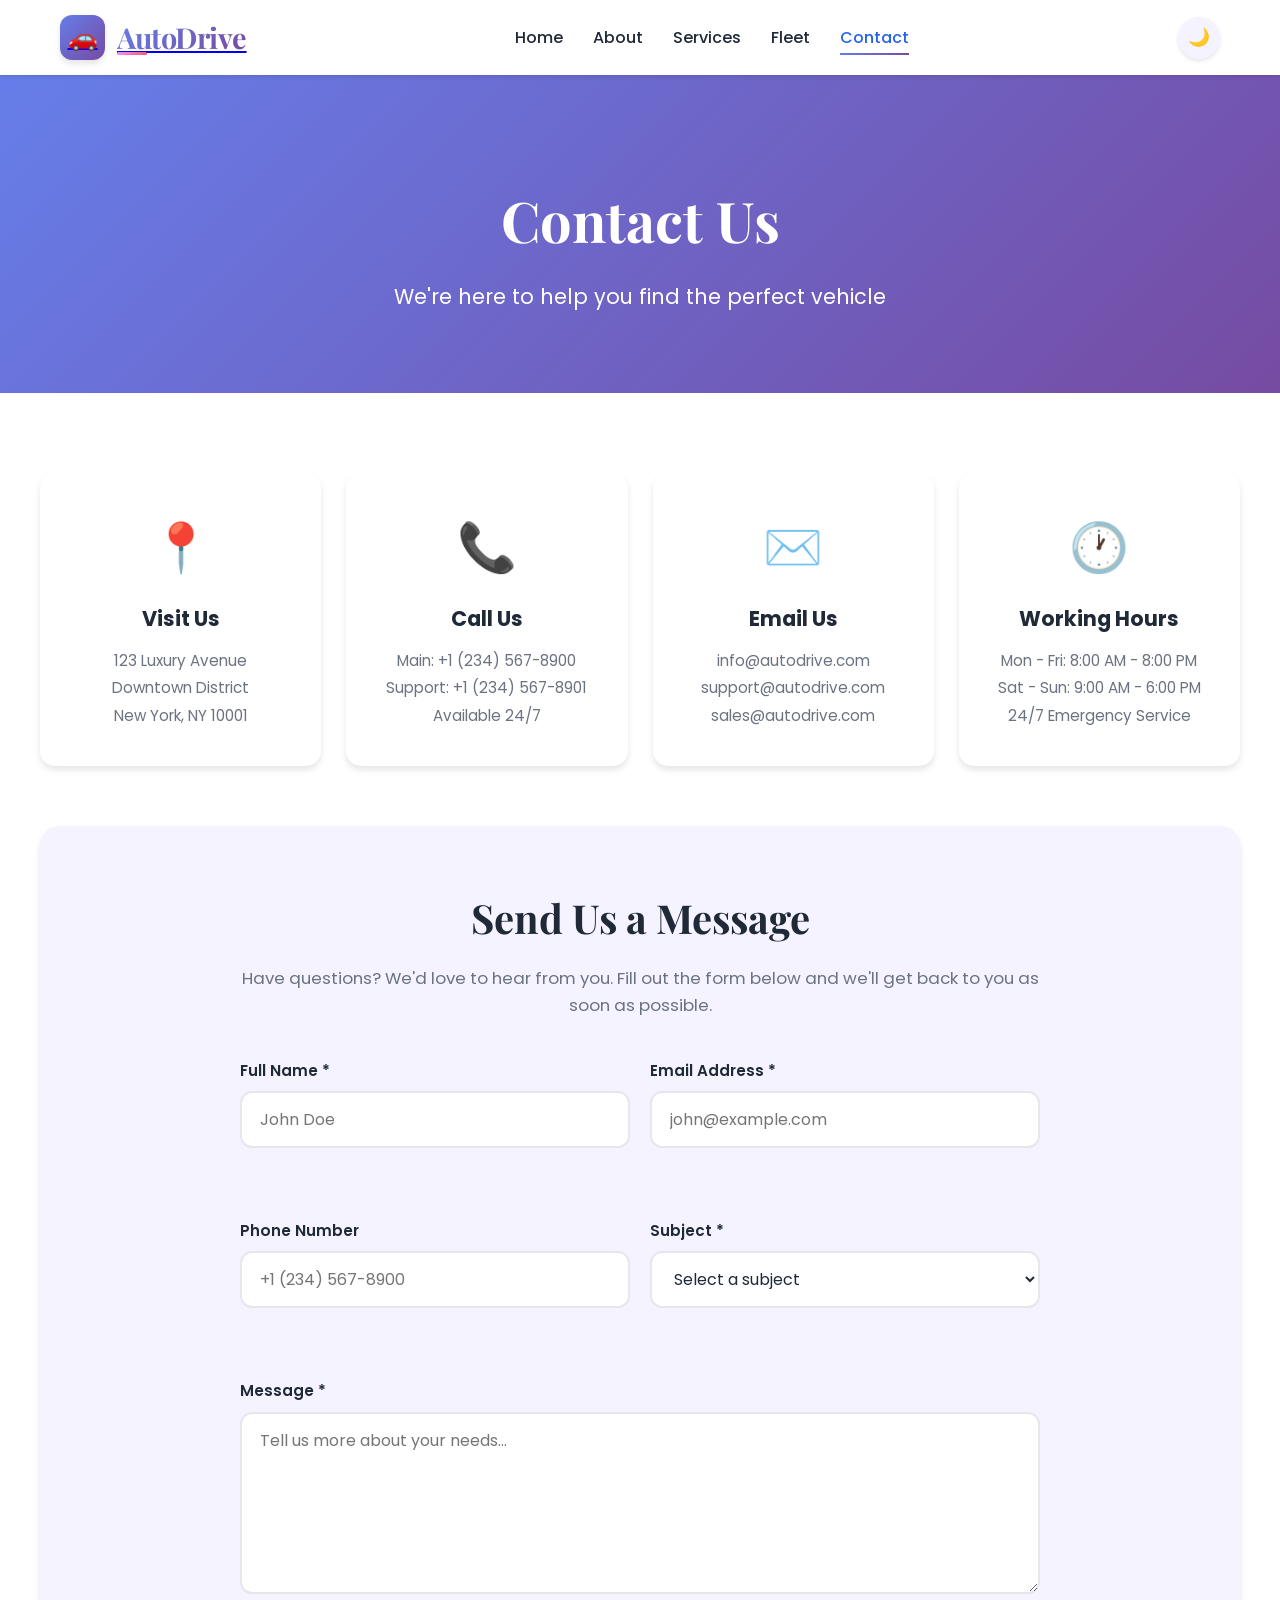
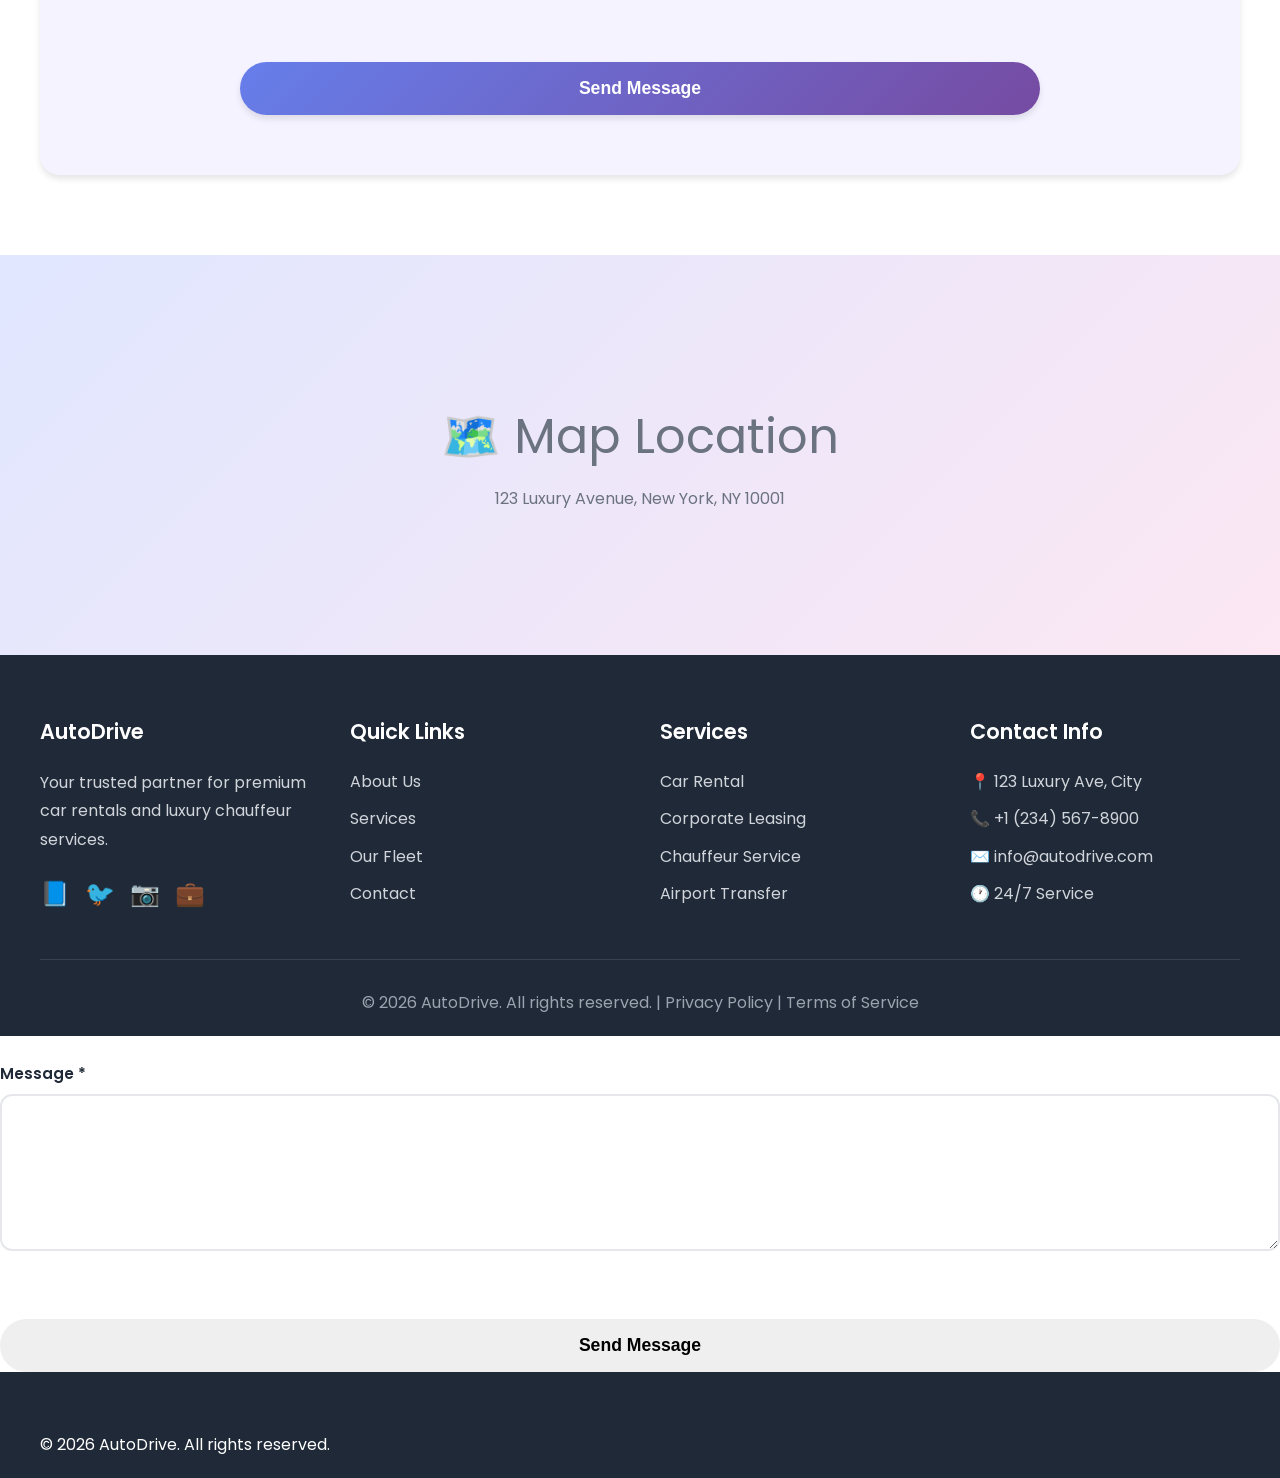
<file: contact.html>
<!DOCTYPE html>
<html lang="en">
<head>
  <meta charset="UTF-8" />
  <meta name="viewport" content="width=device-width, initial-scale=1.0" />
  <title>Contact Us | AutoDrive</title>
  <link rel="stylesheet" href="css/style.css" />
  <link href="https://fonts.googleapis.com/css2?family=Playfair+Display:wght@700&family=Poppins:wght@300;400;500;600;700&display=swap" rel="stylesheet">
</head>
<body>

  <!-- Header -->
  <header class="header">
    <div class="container">
      <a href="index.html" class="logo">
        <div class="logo-icon">🚗</div>
        <span class="logo-text">AutoDrive</span>
      </a>
      <nav class="nav">
        <a href="index.html">Home</a>
        <a href="about.html">About</a>
        <a href="services.html">Services</a>
        <a href="fleet.html">Fleet</a>
        <a href="contact.html" class="active">Contact</a>
      </nav>
      <button class="theme-toggle" type="button" aria-label="Switch to dark mode">🌙</button>
      <button class="mobile-menu-btn">☰</button>
    </div>
  </header>

  <!-- Page Hero -->
  <section class="page-hero">
    <h2>Contact Us</h2>
    <p>We're here to help you find the perfect vehicle</p>
  </section>

  <!-- Contact Section -->
  <section class="contact-section">
    <div class="contact-wrapper">
      <div class="contact-info-cards">
        <div class="info-card">
          <div class="info-icon">📍</div>
          <h3>Visit Us</h3>
          <p>123 Luxury Avenue<br>Downtown District<br>New York, NY 10001</p>
        </div>
        <div class="info-card">
          <div class="info-icon">📞</div>
          <h3>Call Us</h3>
          <p>Main: +1 (234) 567-8900<br>Support: +1 (234) 567-8901<br>Available 24/7</p>
        </div>
        <div class="info-card">
          <div class="info-icon">✉️</div>
          <h3>Email Us</h3>
          <p>info@autodrive.com<br>support@autodrive.com<br>sales@autodrive.com</p>
        </div>
        <div class="info-card">
          <div class="info-icon">🕐</div>
          <h3>Working Hours</h3>
          <p>Mon - Fri: 8:00 AM - 8:00 PM<br>Sat - Sun: 9:00 AM - 6:00 PM<br>24/7 Emergency Service</p>
        </div>
      </div>

      <div class="contact-form-section">
        <div class="contact-container">
          <h2>Send Us a Message</h2>
          <p>Have questions? We'd love to hear from you. Fill out the form below and we'll get back to you as soon as possible.</p>
          
          <form id="contactForm" class="contact-form">
            <div class="form-row">
              <div class="form-group">
                <label for="name">Full Name *</label>
                <input type="text" id="name" name="name" placeholder="John Doe" required />
                <span class="error-message"></span>
              </div>
              
              <div class="form-group">
                <label for="email">Email Address *</label>
                <input type="email" id="email" name="email" placeholder="john@example.com" required />
                <span class="error-message"></span>
              </div>
            </div>

            <div class="form-row">
              <div class="form-group">
                <label for="phone">Phone Number</label>
                <input type="tel" id="phone" name="phone" placeholder="+1 (234) 567-8900" />
                <span class="error-message"></span>
              </div>

              <div class="form-group">
                <label for="subject">Subject *</label>
                <select id="subject" name="subject" required>
                  <option value="">Select a subject</option>
                  <option value="rental">Car Rental Inquiry</option>
                  <option value="leasing">Corporate Leasing</option>
                  <option value="chauffeur">Chauffeur Service</option>
                  <option value="wedding">Wedding & Events</option>
                  <option value="airport">Airport Transfer</option>
                  <option value="other">Other</option>
                </select>
                <span class="error-message"></span>
              </div>
            </div>
            
            <div class="form-group">
              <label for="message">Message *</label>
              <textarea id="message" name="message" rows="6" placeholder="Tell us more about your needs..." required></textarea>
              <span class="error-message"></span>
            </div>
            
            <button type="submit" class="btn btn-primary submit-btn">
              <span class="btn-text">Send Message</span>
              <span class="btn-loader" style="display: none;">Sending...</span>
            </button>
            
            <div class="success-message" style="display: none;">
              <strong>✓ Success!</strong> Thank you for contacting us. We'll get back to you shortly.
            </div>
          </form>
        </div>
      </div>
    </div>
  </section>

  <!-- Map Section -->
  <section class="map-section">
    <div class="map-placeholder">
      <p>🗺️ Map Location</p>
      <small>123 Luxury Avenue, New York, NY 10001</small>
    </div>
  </section>

  <!-- Footer -->
  <footer class="footer">
    <div class="footer-content">
      <div class="footer-section">
        <h4>AutoDrive</h4>
        <p>Your trusted partner for premium car rentals and luxury chauffeur services.</p>
        <div class="social-links">
          <a href="#" aria-label="Facebook">📘</a>
          <a href="#" aria-label="Twitter">🐦</a>
          <a href="#" aria-label="Instagram">📷</a>
          <a href="#" aria-label="LinkedIn">💼</a>
        </div>
      </div>
      <div class="footer-section">
        <h4>Quick Links</h4>
        <ul>
          <li><a href="about.html">About Us</a></li>
          <li><a href="services.html">Services</a></li>
          <li><a href="fleet.html">Our Fleet</a></li>
          <li><a href="contact.html">Contact</a></li>
        </ul>
      </div>
      <div class="footer-section">
        <h4>Services</h4>
        <ul>
          <li><a href="#">Car Rental</a></li>
          <li><a href="#">Corporate Leasing</a></li>
          <li><a href="#">Chauffeur Service</a></li>
          <li><a href="#">Airport Transfer</a></li>
        </ul>
      </div>
      <div class="footer-section">
        <h4>Contact Info</h4>
        <ul class="contact-info">
          <li>📍 123 Luxury Ave, City</li>
          <li>📞 +1 (234) 567-8900</li>
          <li>✉️ info@autodrive.com</li>
          <li>🕐 24/7 Service</li>
        </ul>
      </div>
    </div>
    <div class="footer-bottom">
      <p>© 2026 AutoDrive. All rights reserved. | <a href="#">Privacy Policy</a> | <a href="#">Terms of Service</a></p>
    </div>
  </footer>

  <!-- Back to Top Button -->
  <button class="back-to-top" id="backToTop" aria-label="Back to top">↑</button>

  <script src="js/main.js"></script>
</body>
</html>
          <span class="error-message"></span>
        </div>
        
        <div class="form-group">
          <label for="message">Message *</label>
          <textarea id="message" name="message" rows="5" required></textarea>
          <span class="error-message"></span>
        </div>
        
        <button type="submit" class="btn submit-btn">Send Message</button>
        <div class="success-message" style="display: none;">
          Thank you! Your message has been sent successfully.
        </div>
      </form>
    </div>
  </section>

  <!-- Footer -->
  <footer class="footer">
    <p>© 2026 AutoDrive. All rights reserved.</p>
  </footer>

  <script src="js/main.js"></script>
</body>
</html>
</file>
<file: css/style.css>
/* ===== RESET & BASE STYLES ===== */
* {
  margin: 0;
  padding: 0;
  box-sizing: border-box;
}

:root {
  --primary-color: #2563eb;
  --primary-dark: #1e40af;
  --secondary-color: #f59e0b;
  --text-dark: #1f2937;
  --text-light: #6b7280;
  --bg-light: #f5f3ff;
  --bg-accent: #ede9fe;
  --white: #ffffff;
  --gradient-1: linear-gradient(135deg, #667eea 0%, #764ba2 100%);
  --gradient-2: linear-gradient(135deg, #f093fb 0%, #f5576c 100%);
  --gradient-3: linear-gradient(135deg, #4facfe 0%, #00f2fe 100%);
  --gradient-soft: linear-gradient(135deg, #faf5ff 0%, #f3e8ff 100%);
  --shadow-sm: 0 2px 4px rgba(0, 0, 0, 0.1);
  --shadow-md: 0 4px 6px rgba(0, 0, 0, 0.1);
  --shadow-lg: 0 10px 30px rgba(0, 0, 0, 0.15);
  --shadow-xl: 0 20px 50px rgba(0, 0, 0, 0.2);
}

body {
  font-family: 'Poppins', -apple-system, BlinkMacSystemFont, 'Segoe UI', sans-serif;
  color: var(--text-dark);
  background: var(--white);
  line-height: 1.6;
  scroll-behavior: smooth;
  overflow-x: hidden;
}

body.dark-mode {
  --text-dark: #f9fafb;
  --text-light: #d1d5db;
  --bg-light: #111827;
  --bg-accent: #1f2937;
  --gradient-soft: linear-gradient(135deg, #111827 0%, #1f2937 100%);
  background: #0f172a;
}

/* Promo Banner */
.promo-banner {
  background: var(--gradient-2);
  color: var(--white);
  text-align: center;
  padding: 12px 20px;
  font-weight: 600;
  display: flex;
  justify-content: center;
  align-items: center;
  gap: 12px;
  flex-wrap: wrap;
  animation: slideDown 0.5s ease-out;
}

.promo-copy-btn {
  background: var(--white);
  color: var(--primary-dark);
  border: none;
  border-radius: 20px;
  padding: 6px 14px;
  font: inherit;
  font-size: 0.9rem;
  font-weight: 700;
  cursor: pointer;
  box-shadow: var(--shadow-sm);
  transition: transform 0.2s ease, box-shadow 0.2s ease;
}

.promo-copy-btn:hover {
  transform: translateY(-2px);
  box-shadow: var(--shadow-md);
}

body.dark-mode .promo-copy-btn {
  background: #f9fafb;
  color: var(--primary-dark);
}

@keyframes slideDown {
  from {
    transform: translateY(-100%);
    opacity: 0;
  }
  to {
    transform: translateY(0);
    opacity: 1;
  }
}

.container {
  max-width: 1200px;
  margin: 0 auto;
  padding: 0 20px;
  display: flex;
  justify-content: space-between;
  align-items: center;
}

/* ===== HEADER & NAVIGATION ===== */
.header {
  background: rgba(255, 255, 255, 0.98);
  backdrop-filter: blur(10px);
  box-shadow: var(--shadow-sm);
  padding: 15px 0;
  position: sticky;
  top: 0;
  z-index: 1000;
  transition: all 0.3s ease;
}

.header.scrolled {
  box-shadow: var(--shadow-md);
  padding: 10px 0;
}

body.dark-mode .header {
  background: rgba(17, 24, 39, 0.98);
}

.logo {
  line-height: 1;
  display: flex;
  align-items: center;
  gap: 12px;
}

.logo-icon {
  width: 45px;
  height: 45px;
  background: var(--gradient-1);
  border-radius: 12px;
  display: flex;
  align-items: center;
  justify-content: center;
  font-size: 1.5rem;
  box-shadow: var(--shadow-md);
  transition: all 0.3s ease;
}

.logo:hover .logo-icon {
  transform: rotate(-5deg) scale(1.05);
  box-shadow: var(--shadow-lg);
}

.logo-text {
  font-family: 'Playfair Display', serif;
  font-size: 1.8rem;
  font-weight: 700;
  background: var(--gradient-1);
  -webkit-background-clip: text;
  -webkit-text-fill-color: transparent;
  background-clip: text;
  text-decoration: none;
  letter-spacing: -0.5px;
  position: relative;
  transition: all 0.3s ease;
}

.logo-text::after {
  content: '';
  position: absolute;
  bottom: -3px;
  left: 0;
  width: 30px;
  height: 3px;
  background: var(--gradient-2);
  border-radius: 2px;
  transition: width 0.3s ease;
}

.logo:hover .logo-text::after {
  width: 100%;
}

.logo a {
  text-decoration: none;
}

.nav {
  display: flex;
  gap: 30px;
}

.nav a {
  color: var(--text-dark);
  text-decoration: none;
  font-weight: 500;
  position: relative;
  transition: color 0.3s ease;
  padding: 5px 0;
}

.nav a::after {
  content: '';
  position: absolute;
  bottom: 0;
  left: 0;
  width: 0;
  height: 2px;
  background: var(--gradient-1);
  transition: width 0.3s ease;
}

.nav a:hover,
.nav a.active {
  color: var(--primary-color);
}

.nav a:hover::after,
.nav a.active::after {
  width: 100%;
}

.mobile-menu-btn {
  display: none;
  background: none;
  border: none;
  font-size: 1.5rem;
  cursor: pointer;
  color: var(--text-dark);
}

.theme-toggle {
  width: 42px;
  height: 42px;
  border: none;
  border-radius: 50%;
  background: var(--bg-light);
  color: var(--text-dark);
  cursor: pointer;
  font-size: 1.1rem;
  box-shadow: var(--shadow-sm);
  transition: transform 0.3s ease, box-shadow 0.3s ease;
}

.theme-toggle:hover {
  transform: translateY(-2px);
  box-shadow: var(--shadow-md);
}

/* ===== HERO SECTION ===== */
.hero {
  height: 100vh;
  background: linear-gradient(rgba(0, 0, 0, 0.3), rgba(0, 0, 0, 0.5)),
    url("../assets/images/hero-car.jpg") center/cover no-repeat;
  display: flex;
  flex-direction: column;
  align-items: center;
  justify-content: center;
  position: relative;
  color: var(--white);
  text-align: center;
}

.hero-overlay {
  position: absolute;
  inset: 0;
  background: radial-gradient(ellipse at center, rgba(37, 99, 235, 0.2) 0%, rgba(0, 0, 0, 0.6) 100%);
  animation: pulseOverlay 8s ease-in-out infinite;
}

@keyframes pulseOverlay {
  0%, 100% { opacity: 1; }
  50% { opacity: 0.8; }
}

.hero-content {
  position: relative;
  z-index: 10;
  max-width: 800px;
  padding: 40px;
  animation: fadeInUp 1s ease-out;
}

@keyframes fadeInUp {
  from {
    opacity: 0;
    transform: translateY(30px);
  }
  to {
    opacity: 1;
    transform: translateY(0);
  }
}

.hero-title {
  font-family: 'Playfair Display', serif;
  font-size: 4rem;
  font-weight: 700;
  margin-bottom: 20px;
  text-shadow: 2px 2px 10px rgba(0, 0, 0, 0.5);
  animation: fadeInUp 1s ease-out 0.2s both;
}

.hero-subtitle {
  font-size: 1.5rem;
  margin-bottom: 36px;
  font-weight: 300;
  text-shadow: 1px 1px 5px rgba(0, 0, 0, 0.5);
  animation: fadeInUp 1s ease-out 0.4s both;
}

.hero-actions {
  display: flex;
  flex-direction: column;
  align-items: center;
  gap: 24px;
}

.hero-main-cta {
  min-width: 280px;
}

.hero-buttons {
  display: flex;
  gap: 20px;
  justify-content: center;
  flex-wrap: wrap;
  animation: fadeInUp 1s ease-out 0.6s both;
}

.hero-trust-badges {
  margin-top: 32px;
  display: flex;
  gap: 14px;
  justify-content: center;
  flex-wrap: wrap;
  animation: fadeInUp 1s ease-out 0.8s both;
}

.hero-trust-badges span {
  padding: 6px 12px;
  border-radius: 999px;
  border: 1px solid rgba(255, 255, 255, 0.35);
  background: rgba(255, 255, 255, 0.14);
  color: rgba(255, 255, 255, 0.95);
  font-size: 0.8rem;
  font-weight: 500;
}

/* ===== BUTTONS ===== */
.btn {
  display: inline-block;
  padding: 14px 32px;
  font-weight: 600;
  text-decoration: none;
  border-radius: 50px;
  transition: all 0.3s ease;
  cursor: pointer;
  border: 2px solid transparent;
  font-size: 1rem;
}

.btn-primary {
  background: var(--gradient-1);
  color: var(--white);
  box-shadow: var(--shadow-md);
}

.btn-primary:hover {
  transform: translateY(-3px);
  box-shadow: var(--shadow-lg);
}

.btn-secondary {
  background: transparent;
  color: var(--white);
  border: 2px solid var(--white);
}

.btn-secondary:hover {
  background: var(--white);
  color: var(--primary-color);
  transform: translateY(-3px);
}

.btn-light {
  background: var(--white);
  color: var(--primary-color);
  box-shadow: var(--shadow-md);
}

.btn-light:hover {
  transform: translateY(-3px);
  box-shadow: var(--shadow-lg);
}

.btn-outline {
  background: transparent;
  color: var(--white);
  border: 2px solid var(--white);
}

.btn-outline:hover {
  background: var(--white);
  color: var(--primary-color);
}

.btn-small {
  padding: 8px 20px;
  font-size: 0.9rem;
}

/* ===== SCROLL INDICATOR ===== */
.scroll-indicator {
  margin-top: 24px;
  display: flex;
  flex-direction: column;
  align-items: center;
  gap: 10px;
  color: var(--white);
  animation: fadeIn 2s ease-out 1s both;
}

.scroll-indicator span {
  font-size: 0.9rem;
  opacity: 0.9;
}

.scroll-arrow {
  font-size: 2rem;
  animation: bounce 2s infinite;
}

@keyframes bounce {
  0%, 20%, 50%, 80%, 100% { transform: translateY(0); }
  40% { transform: translateY(-10px); }
  60% { transform: translateY(-5px); }
}

@keyframes fadeIn {
  from { opacity: 0; }
  to { opacity: 1; }
}

/* ===== STATS SECTION ===== */
.stats-section {
  background: var(--gradient-1);
  color: var(--white);
  padding: 60px 20px;
}

.stats-container {
  max-width: 1200px;
  margin: 0 auto;
  display: grid;
  grid-template-columns: repeat(auto-fit, minmax(200px, 1fr));
  gap: 40px;
  text-align: center;
}

.stat-item {
  animation: fadeInUp 0.8s ease-out both;
}

.stat-item:nth-child(1) { animation-delay: 0.1s; }
.stat-item:nth-child(2) { animation-delay: 0.2s; }
.stat-item:nth-child(3) { animation-delay: 0.3s; }
.stat-item:nth-child(4) { animation-delay: 0.4s; }

.stat-number {
  font-size: 3.5rem;
  font-weight: 700;
  font-family: 'Playfair Display', serif;
  margin-bottom: 10px;
}

.stat-item p {
  font-size: 1.1rem;
  opacity: 0.9;
  font-weight: 300;
}

/* ===== SECTIONS ===== */
.section-header {
  text-align: center;
  margin-bottom: 60px;
  animation: fadeInUp 0.8s ease-out;
}

.section-subtitle {
  display: inline-block;
  color: var(--primary-color);
  font-weight: 600;
  text-transform: uppercase;
  letter-spacing: 2px;
  font-size: 0.9rem;
  margin-bottom: 10px;
}

.section-title {
  font-family: 'Playfair Display', serif;
  font-size: 2.8rem;
  font-weight: 700;
  color: var(--text-dark);
  margin-bottom: 15px;
}

.section-description {
  color: var(--text-light);
  font-size: 1.1rem;
  max-width: 600px;
  margin: 0 auto;
}

/* ===== SERVICES ===== */
.services {
  padding: 100px 40px;
  background: var(--white);
}

body.dark-mode .services,
body.dark-mode .testimonials {
  background: #0f172a;
}

.service-cards {
  display: grid;
  grid-template-columns: repeat(auto-fit, minmax(300px, 1fr));
  gap: 30px;
  max-width: 1200px;
  margin: 0 auto;
}

.card {
  background: var(--white);
  padding: 40px 30px;
  border-radius: 20px;
  box-shadow: var(--shadow-md);
  transition: all 0.3s ease;
  text-align: center;
  border: 1px solid #f0f0f0;
  animation: fadeInUp 0.8s ease-out both;
}

body.dark-mode .card,
body.dark-mode .vehicle-card,
body.dark-mode .info-card,
body.dark-mode .contact-form-section,
body.dark-mode .testimonial-content {
  background: #1f2937;
  border-color: #374151;
}

.card:nth-child(1) { animation-delay: 0.1s; }
.card:nth-child(2) { animation-delay: 0.2s; }
.card:nth-child(3) { animation-delay: 0.3s; }

.card:hover {
  transform: translateY(-10px);
  box-shadow: var(--shadow-xl);
  border-color: var(--primary-color);
}

.card-icon {
  font-size: 4rem;
  margin-bottom: 20px;
  display: inline-block;
  animation: float 3s ease-in-out infinite;
}

.card:nth-child(1) .card-icon { animation-delay: 0s; }
.card:nth-child(2) .card-icon { animation-delay: 0.5s; }
.card:nth-child(3) .card-icon { animation-delay: 1s; }

@keyframes float {
  0%, 100% { transform: translateY(0); }
  50% { transform: translateY(-10px); }
}

.card h4 {
  font-size: 1.5rem;
  margin-bottom: 15px;
  color: var(--text-dark);
  font-weight: 600;
}

.card p {
  color: var(--text-light);
  margin-bottom: 20px;
  line-height: 1.6;
}

.card-link {
  color: var(--primary-color);
  text-decoration: none;
  font-weight: 600;
  transition: all 0.3s ease;
  display: inline-block;
}

.card-link:hover {
  transform: translateX(5px);
}

/* ===== FEATURED VEHICLES ===== */
.featured-vehicles {
  padding: 100px 40px;
  background: var(--gradient-soft);
}

.vehicle-grid {
  display: grid;
  grid-template-columns: repeat(auto-fit, minmax(320px, 1fr));
  gap: 30px;
  max-width: 1200px;
  margin: 0 auto;
}

.vehicle-card {
  background: var(--white);
  border-radius: 20px;
  overflow: hidden;
  box-shadow: var(--shadow-md);
  transition: all 0.3s ease;
  animation: fadeInUp 0.8s ease-out both;
}

.vehicle-card:nth-child(1) { animation-delay: 0.1s; }
.vehicle-card:nth-child(2) { animation-delay: 0.2s; }
.vehicle-card:nth-child(3) { animation-delay: 0.3s; }

.vehicle-card:hover {
  transform: translateY(-10px);
  box-shadow: var(--shadow-xl);
}

.vehicle-image {
  position: relative;
  height: 250px;
  overflow: hidden;
  background: linear-gradient(135deg, #667eea 0%, #764ba2 100%);
}

.vehicle-image img {
  width: 100%;
  height: 100%;
  object-fit: cover;
  transition: transform 0.5s ease;
}

.vehicle-card:hover .vehicle-image img {
  transform: scale(1.1);
}

.vehicle-badge {
  position: absolute;
  top: 15px;
  right: 15px;
  background: var(--gradient-2);
  color: var(--white);
  padding: 6px 15px;
  border-radius: 20px;
  font-size: 0.85rem;
  font-weight: 600;
  box-shadow: var(--shadow-md);
}

.vehicle-info {
  padding: 25px;
}

.vehicle-info h4 {
  font-size: 1.4rem;
  margin-bottom: 5px;
  color: var(--text-dark);
}

.vehicle-desc {
  color: var(--text-light);
  font-size: 0.95rem;
  margin-bottom: 15px;
}

.vehicle-features {
  display: flex;
  gap: 12px;
  flex-wrap: wrap;
  margin-bottom: 20px;
}

.vehicle-features span {
  background: var(--bg-light);
  padding: 6px 12px;
  border-radius: 15px;
  font-size: 0.85rem;
  color: var(--text-dark);
}

.vehicle-price {
  display: flex;
  justify-content: space-between;
  align-items: center;
  margin-top: 20px;
  padding-top: 20px;
  border-top: 1px solid #f0f0f0;
}

body.dark-mode .vehicle-price {
  border-top-color: #374151;
}

.price {
  font-size: 1.5rem;
  font-weight: 700;
  color: var(--primary-color);
  font-family: 'Playfair Display', serif;
}

/* ===== TESTIMONIALS ===== */
.testimonials {
  background: var(--white);
  padding: 100px 40px;
}

.testimonial-slider {
  max-width: 800px;
  margin: 0 auto 40px;
  position: relative;
  min-height: 300px;
}

.testimonial {
  display: none;
  opacity: 0;
  transition: opacity 0.5s ease;
}

.testimonial.active {
  display: block;
  opacity: 1;
  animation: fadeInUp 0.5s ease-out;
}

.testimonial-content {
  background: var(--bg-light);
  padding: 50px;
  border-radius: 20px;
  box-shadow: var(--shadow-md);
  position: relative;
}

.quote-icon {
  font-size: 5rem;
  color: var(--primary-color);
  opacity: 0.2;
  position: absolute;
  top: 20px;
  left: 30px;
  font-family: Georgia, serif;
  line-height: 1;
}

.testimonial p {
  font-size: 1.2rem;
  font-style: italic;
  color: var(--text-dark);
  margin-bottom: 30px;
  position: relative;
  z-index: 1;
}

.testimonial-author {
  display: flex;
  align-items: center;
  gap: 15px;
  margin-bottom: 15px;
}

.author-avatar {
  width: 60px;
  height: 60px;
  border-radius: 50%;
  background: var(--gradient-1);
  display: flex;
  align-items: center;
  justify-content: center;
  color: var(--white);
  font-weight: 700;
  font-size: 1.2rem;
  box-shadow: var(--shadow-md);
}

.author-info {
  display: flex;
  flex-direction: column;
}

.author-name {
  font-weight: 600;
  color: var(--text-dark);
  font-size: 1.1rem;
}

.author-role {
  color: var(--text-light);
  font-size: 0.9rem;
}

.rating {
  color: #fbbf24;
  font-size: 1.3rem;
  letter-spacing: 3px;
}

.slider-controls {
  display: flex;
  justify-content: center;
  align-items: center;
  gap: 20px;
}

.slider-btn {
  background: var(--gradient-1);
  color: var(--white);
  border: none;
  width: 50px;
  height: 50px;
  font-size: 28px;
  cursor: pointer;
  border-radius: 50%;
  transition: all 0.3s ease;
  box-shadow: var(--shadow-md);
}

.slider-btn:hover {
  transform: scale(1.1);
  box-shadow: var(--shadow-lg);
}

.slider-dots {
  display: flex;
  gap: 10px;
}

.slider-dots .dot {
  width: 10px;
  height: 10px;
  border-radius: 50%;
  background: #d1d5db;
  cursor: pointer;
  transition: all 0.3s ease;
}

.slider-dots .dot.active {
  background: var(--primary-color);
  width: 30px;
  border-radius: 5px;
}

/* ===== CTA SECTION ===== */
.cta-section {
  background: var(--gradient-1);
  padding: 100px 40px;
  text-align: center;
  color: var(--white);
}

.cta-content h3 {
  font-family: 'Playfair Display', serif;
  font-size: 3rem;
  margin-bottom: 20px;
  animation: fadeInUp 0.8s ease-out;
}

.cta-content p {
  font-size: 1.3rem;
  margin-bottom: 40px;
  opacity: 0.95;
  animation: fadeInUp 0.8s ease-out 0.2s both;
}

.cta-buttons {
  display: flex;
  gap: 20px;
  justify-content: center;
  flex-wrap: wrap;
  animation: fadeInUp 0.8s ease-out 0.4s both;
}

/* ===== PAGE HERO ===== */
.page-hero {
  background: var(--gradient-1);
  padding: 100px 40px 80px;
  text-align: center;
  color: var(--white);
}

.page-hero h2 {
  font-family: 'Playfair Display', serif;
  font-size: 3.5rem;
  margin-bottom: 15px;
  animation: fadeInUp 0.8s ease-out;
}

.page-hero p {
  font-size: 1.3rem;
  opacity: 0.95;
  animation: fadeInUp 0.8s ease-out 0.2s both;
}

/* ===== CONTACT PAGE ===== */
.contact-wrapper {
  max-width: 1400px;
  margin: 0 auto;
  padding: 80px 40px;
}

.contact-info-cards {
  display: grid;
  grid-template-columns: repeat(auto-fit, minmax(250px, 1fr));
  gap: 25px;
  margin-bottom: 60px;
}

.info-card {
  background: var(--white);
  padding: 35px 25px;
  border-radius: 15px;
  box-shadow: var(--shadow-md);
  text-align: center;
  transition: all 0.3s ease;
  border: 2px solid transparent;
  animation: fadeInUp 0.8s ease-out both;
}

.info-card:nth-child(1) { animation-delay: 0.1s; }
.info-card:nth-child(2) { animation-delay: 0.2s; }
.info-card:nth-child(3) { animation-delay: 0.3s; }
.info-card:nth-child(4) { animation-delay: 0.4s; }

.info-card:hover {
  transform: translateY(-5px);
  box-shadow: var(--shadow-lg);
  border-color: var(--primary-color);
}

.info-icon {
  font-size: 3rem;
  margin-bottom: 15px;
}

.info-card h3 {
  font-size: 1.3rem;
  margin-bottom: 12px;
  color: var(--text-dark);
}

.info-card p {
  color: var(--text-light);
  line-height: 1.8;
  font-size: 0.95rem;
}

.contact-form-section {
  background: var(--bg-light);
  padding: 60px;
  border-radius: 20px;
  box-shadow: var(--shadow-md);
}

.contact-container {
  max-width: 800px;
  margin: 0 auto;
}

.contact-container h2 {
  font-family: 'Playfair Display', serif;
  font-size: 2.5rem;
  margin-bottom: 15px;
  color: var(--text-dark);
  text-align: center;
}

.contact-container > p {
  color: var(--text-light);
  margin-bottom: 40px;
  text-align: center;
  font-size: 1.05rem;
}

.contact-form {
  text-align: left;
}

.form-row {
  display: grid;
  grid-template-columns: repeat(auto-fit, minmax(250px, 1fr));
  gap: 20px;
  margin-bottom: 20px;
}

.form-group {
  margin-bottom: 25px;
}

.form-group label {
  display: block;
  margin-bottom: 8px;
  font-weight: 600;
  color: var(--text-dark);
  font-size: 0.95rem;
}

.form-group input,
.form-group textarea,
.form-group select {
  width: 100%;
  padding: 14px 18px;
  border: 2px solid #e5e7eb;
  border-radius: 12px;
  font-size: 1rem;
  font-family: 'Poppins', sans-serif;
  transition: all 0.3s ease;
  background: var(--white);
  color: var(--text-dark);
}

body.dark-mode .form-group input,
body.dark-mode .form-group textarea,
body.dark-mode .form-group select {
  background: #111827;
  border-color: #374151;
}

body.dark-mode .form-group input::placeholder,
body.dark-mode .form-group textarea::placeholder {
  color: #9ca3af;
}

.form-group input:focus,
.form-group textarea:focus,
.form-group select:focus {
  outline: none;
  border-color: var(--primary-color);
  box-shadow: 0 0 0 3px rgba(37, 99, 235, 0.1);
}

.form-group input.invalid,
.form-group textarea.invalid,
.form-group select.invalid {
  border-color: #ef4444;
}

.error-message {
  display: block;
  color: #ef4444;
  font-size: 0.85rem;
  margin-top: 6px;
  min-height: 20px;
  font-weight: 500;
}

.submit-btn {
  width: 100%;
  padding: 16px;
  font-size: 1.1rem;
  cursor: pointer;
  border: none;
  margin-top: 10px;
}

.submit-btn:disabled {
  background: #9ca3af;
  cursor: not-allowed;
  transform: none;
}

.success-message {
  margin-top: 25px;
  padding: 18px;
  background: #d1fae5;
  color: #065f46;
  border-radius: 12px;
  text-align: center;
  border: 2px solid #0dc185;
  font-weight: 500;
  animation: slideDown 0.5s ease-out;
}

@keyframes slideDown {
  from {
    opacity: 0;
    transform: translateY(-20px);
  }
  to {
    opacity: 1;
    transform: translateY(0);
  }
}

/* ===== MAP SECTION ===== */
.map-section {
  height: 400px;
  background: var(--bg-light);
}

.map-placeholder {
  height: 100%;
  display: flex;
  flex-direction: column;
  align-items: center;
  justify-content: center;
  background: linear-gradient(135deg, #e0e7ff 0%, #fce7f3 100%);
  color: var(--text-light);
}

body.dark-mode .map-placeholder {
  background: linear-gradient(135deg, #111827 0%, #1f2937 100%);
}

.map-placeholder p {
  font-size: 3rem;
  margin-bottom: 10px;
}

.map-placeholder small {
  font-size: 1rem;
}

/* ===== FOOTER ===== */
.footer {
  background: #1f2937;
  color: var(--white);
  padding: 60px 40px 20px;
}

.footer-content {
  max-width: 1200px;
  margin: 0 auto;
  display: grid;
  grid-template-columns: repeat(auto-fit, minmax(250px, 1fr));
  gap: 40px;
  margin-bottom: 40px;
}

.footer-section h4 {
  font-size: 1.3rem;
  margin-bottom: 20px;
  font-weight: 600;
}

.footer-section p {
  color: #d1d5db;
  line-height: 1.8;
  margin-bottom: 20px;
}

.footer-section ul {
  list-style: none;
}

.footer-section ul li {
  margin-bottom: 12px;
}

.footer-section a {
  color: #d1d5db;
  text-decoration: none;
  transition: color 0.3s ease;
}

.footer-section a:hover {
  color: var(--white);
}

.social-links {
  display: flex;
  gap: 15px;
}

.social-links a {
  font-size: 1.5rem;
  transition: transform 0.3s ease;
  display: inline-block;
}

.social-links a:hover {
  transform: translateY(-3px);
}

.contact-info li {
  display: flex;
  align-items: flex-start;
  gap: 10px;
  color: #d1d5db;
}

.footer-bottom {
  max-width: 1200px;
  margin: 0 auto;
  padding-top: 30px;
  border-top: 1px solid #374151;
  text-align: center;
  color: #9ca3af;
}

.footer-bottom a {
  color: #9ca3af;
  text-decoration: none;
  transition: color 0.3s ease;
}

.footer-bottom a:hover {
  color: var(--white);
}

/* ===== BACK TO TOP ===== */
.back-to-top {
  position: fixed;
  bottom: 30px;
  right: 30px;
  width: 50px;
  height: 50px;
  background: var(--gradient-1);
  color: var(--white);
  border: none;
  border-radius: 50%;
  font-size: 1.5rem;
  cursor: pointer;
  box-shadow: var(--shadow-lg);
  opacity: 0;
  visibility: hidden;
  transition: all 0.3s ease;
  z-index: 999;
}

.back-to-top.show {
  opacity: 1;
  visibility: visible;
}

.back-to-top:hover {
  transform: translateY(-5px);
  box-shadow: var(--shadow-xl);
}

.back-to-top:focus-visible {
  outline: 3px solid var(--secondary-color);
  outline-offset: 4px;
}

/* ===== RESPONSIVE ===== */
@media (max-width: 768px) {
  .mobile-menu-btn {
    display: block;
  }

  .nav {
    display: none;
  }

  .nav.active {
    display: flex;
    flex-direction: column;
    position: absolute;
    top: 100%;
    left: 0;
    right: 0;
    background: var(--white);
    padding: 20px;
    box-shadow: var(--shadow-md);
    gap: 15px;
  }

  .hero-title {
    font-size: 2.5rem;
  }

  .hero-subtitle {
    font-size: 1.1rem;
  }

  .section-title {
    font-size: 2rem;
  }

  .stat-number {
    font-size: 2.5rem;
  }

  .service-cards,
  .vehicle-grid {
    grid-template-columns: 1fr;
  }

  .cta-content h3 {
    font-size: 2rem;
  }

  .contact-form-section {
    padding: 30px 20px;
  }

  .form-row {
    grid-template-columns: 1fr;
  }

  .page-hero h2 {
    font-size: 2.5rem;
  }
}

@media (max-width: 480px) {
  .hero-content {
    padding: 30px 20px;
  }

  .hero-buttons {
    flex-direction: column;
    width: 100%;
  }

  .hero-main-cta {
    min-width: 0;
  }

  .btn {
    width: 100%;
  }

  .stats-container {
    grid-template-columns: 1fr;
  }
}
</file>
